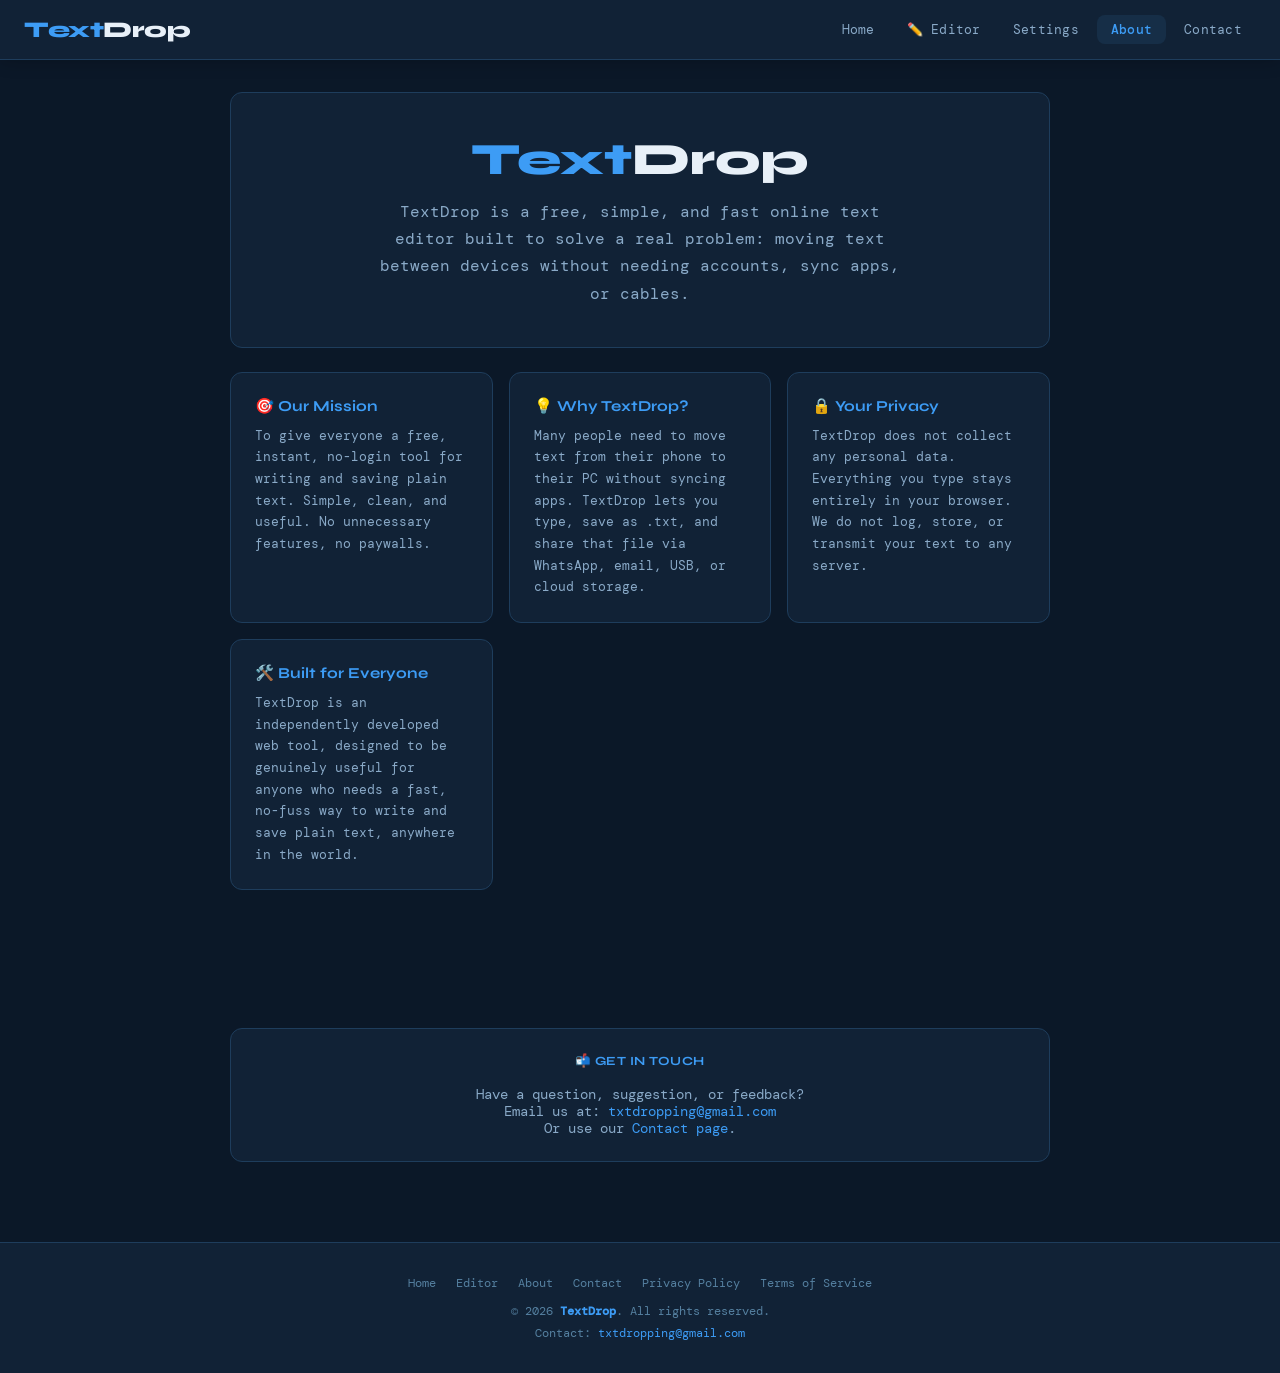
<file: about.html>
<!DOCTYPE html>
<html lang="en">
<head>
    <meta name="google-adsense-account" content="ca-pub-6191842596345904">
  <meta charset="UTF-8" />
  <meta name="mobile-web-app-capable" content="yes" />
  <meta name="apple-mobile-web-app-capable" content="yes" />
  <meta name="viewport" content="width=device-width, initial-scale=1.0, viewport-fit=cover" />
  <title>About – TextDrop</title>
  <meta name="description" content="Learn about TextDrop, a free online text editor built to let anyone type and save text files instantly, with no login required." />
  <link rel="icon" type="image/png" href="icon.png" />
  <link rel="shortcut icon" href="icon.png" />
  <link rel="apple-touch-icon" href="icon.png" />
  <link rel="preconnect" href="https://fonts.googleapis.com" />
  <link rel="preconnect" href="https://fonts.gstatic.com" crossorigin />
  <link href="https://fonts.googleapis.com/css2?family=Syne:wght@400;600;700;800&family=DM+Mono:ital,wght@0,300;0,400;0,500;1,400&display=swap" rel="stylesheet" />
  <link rel="stylesheet" href="css/style.css" />
</head>
<body>

<!-- ── NAVBAR ── -->
<nav>
  <a class="nav-brand" href="index.html">Text<span>Drop</span></a>
  <div class="nav-links">
    <a href="index.html">Home</a>
    <a href="tool.html">✏️ Editor</a>
    <a href="settings.html">Settings</a>
    <a href="about.html">About</a>
    <a href="contact.html">Contact</a>
  </div>
  <button class="hamburger" onclick="toggleMob()" aria-label="Menu">
    <span></span><span></span><span></span>
  </button>
</nav>
<div class="mob-menu" id="mobMenu">
  <a href="index.html"    onclick="closeMob()">🏠 Home</a>
  <a href="tool.html"     onclick="closeMob()">✏️ Editor</a>
  <a href="settings.html" onclick="closeMob()">⚙️ Settings</a>
  <a href="about.html"    onclick="closeMob()">ℹ️ About</a>
  <a href="contact.html"  onclick="closeMob()">📬 Contact</a>
  <a href="privacy.html"  onclick="closeMob()">🔒 Privacy Policy</a>
  <a href="terms.html"    onclick="closeMob()">📄 Terms of Service</a>
</div>

<!-- ── PAGE CONTENT ── -->
<div class="page-wrap">
  <div class="container">

    <div class="about-hero">
      <div class="about-logo">Text<span>Drop</span></div>
      <p>TextDrop is a free, simple, and fast online text editor built to solve a real problem: moving text between devices without needing accounts, sync apps, or cables.</p>
    </div>

    <div class="about-grid">
      <div class="about-card">
        <h3>🎯 Our Mission</h3>
        <p>To give everyone a free, instant, no-login tool for writing and saving plain text. Simple, clean, and useful. No unnecessary features, no paywalls.</p>
      </div>
      <div class="about-card">
        <h3>💡 Why TextDrop?</h3>
        <p>Many people need to move text from their phone to their PC without syncing apps. TextDrop lets you type, save as .txt, and share that file via WhatsApp, email, USB, or cloud storage.</p>
      </div>
      <div class="about-card">
        <h3>🔒 Your Privacy</h3>
        <p>TextDrop does not collect any personal data. Everything you type stays entirely in your browser. We do not log, store, or transmit your text to any server.</p>
      </div>
      <div class="about-card">
        <h3>🛠️ Built for Everyone</h3>
        <p>TextDrop is an independently developed web tool, designed to be genuinely useful for anyone who needs a fast, no-fuss way to write and save plain text, anywhere in the world.</p>
      </div>
    </div>

    <!-- AdSense slot -->
    <div class="ad-slot">
      <!-- INSERT GOOGLE ADSENSE <ins> TAG HERE -->
    </div>

    <div class="settings-section" style="text-align:center;">
      <h3>📬 Get in Touch</h3>
      <p style="font-size:0.85rem;color:var(--text2);margin-top:10px;">
        Have a question, suggestion, or feedback?<br/>
        Email us at: <a href="mailto:txtdropping@gmail.com">txtdropping@gmail.com</a><br/>
        Or use our <a href="contact.html">Contact page</a>.
      </p>
    </div>

  </div>
</div>

<!-- ── FOOTER ── -->
<footer>
  <div class="footer-links">
    <a href="index.html">Home</a>
    <a href="tool.html">Editor</a>
    <a href="about.html">About</a>
    <a href="contact.html">Contact</a>
    <a href="privacy.html">Privacy Policy</a>
    <a href="terms.html">Terms of Service</a>
  </div>
  <p>&copy; <span id="yr"></span> <span class="footer-brand">TextDrop</span>. All rights reserved.</p>
  <p style="margin-top:6px;">Contact: <a href="mailto:txtdropping@gmail.com">txtdropping@gmail.com</a></p>
</footer>

<script src="js/main.js"></script>
</body>
</html>
</file>
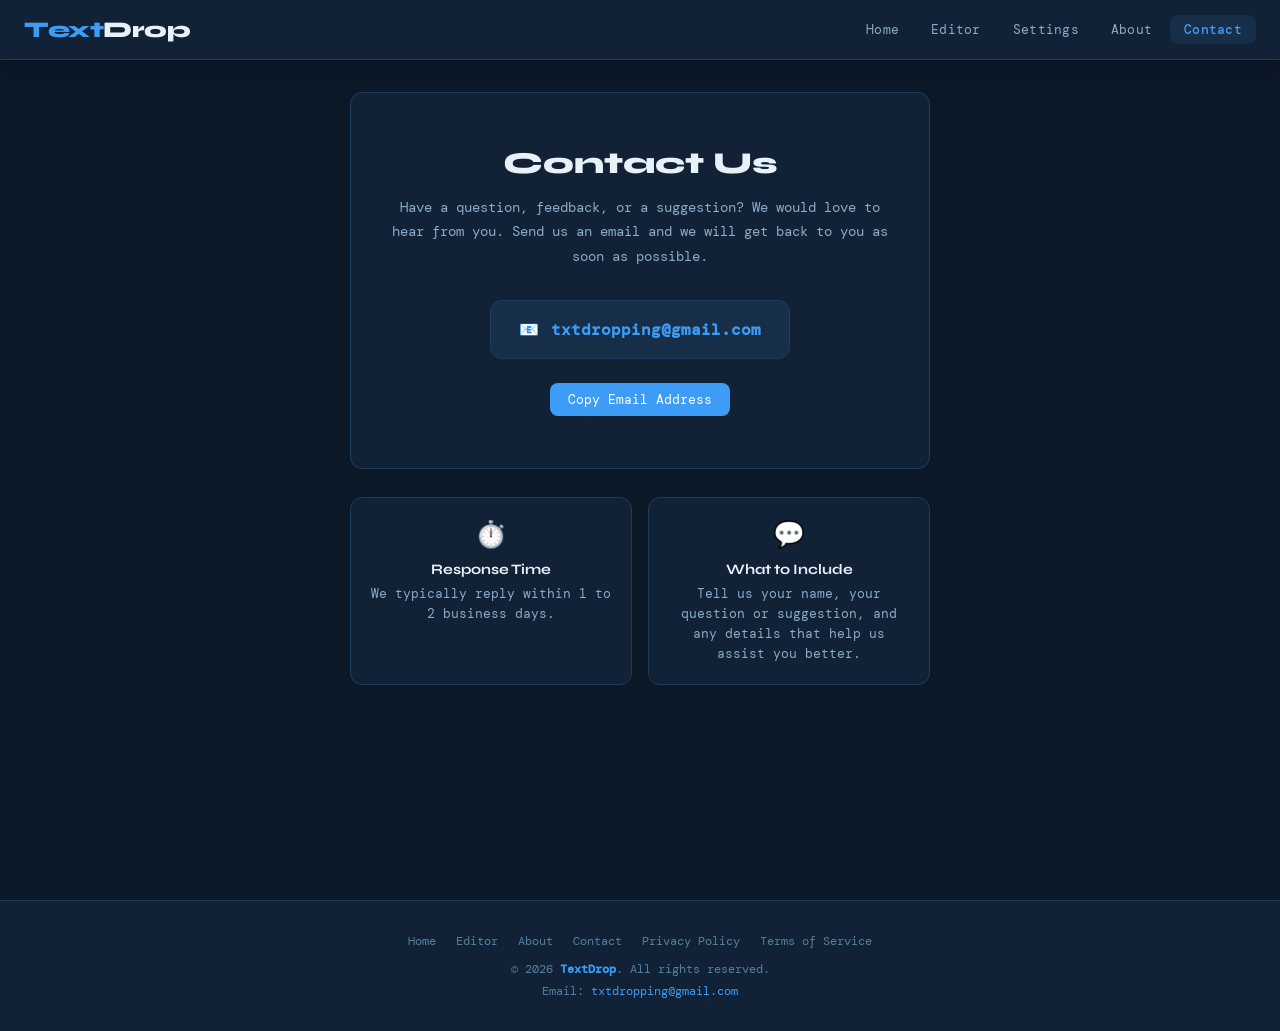
<file: contact.html>
<!DOCTYPE html>
<html lang="en">
<head>
    <meta name="google-adsense-account" content="ca-pub-6191842596345904">
  <meta charset="UTF-8" />
  <meta name="mobile-web-app-capable" content="yes" />
  <meta name="apple-mobile-web-app-capable" content="yes" />
  <meta name="viewport" content="width=device-width, initial-scale=1.0, viewport-fit=cover" />
  <title>Contact – TextDrop</title>
  <meta name="description" content="Contact the TextDrop team. Send us a message with any questions, suggestions, or feedback." />
  <link rel="icon" type="image/png" href="icon.png" />
  <link rel="shortcut icon" href="icon.png" />
  <link rel="apple-touch-icon" href="icon.png" />
  <link rel="preconnect" href="https://fonts.googleapis.com" />
  <link rel="preconnect" href="https://fonts.gstatic.com" crossorigin />
  <link href="https://fonts.googleapis.com/css2?family=Syne:wght@400;600;700;800&family=DM+Mono:ital,wght@0,300;0,400;0,500;1,400&display=swap" rel="stylesheet" />
  <link rel="stylesheet" href="css/style.css" />
  <style>
    .contact-hero {
      background: var(--bg2);
      border: 1px solid var(--border);
      border-radius: var(--radius);
      padding: 52px 40px;
      max-width: 580px;
      margin: 0 auto;
      text-align: center;
    }
    .contact-hero h2 { font-size: 1.9rem; font-weight: 800; margin-bottom: 14px; }
    .contact-hero p { color: var(--text2); font-size: 0.9rem; line-height: 1.7; margin-bottom: 32px; }
    .email-box {
      display: inline-flex; align-items: center; gap: 12px;
      background: var(--bg3); border: 1px solid var(--border);
      border-radius: 12px; padding: 18px 28px;
      font-size: 1rem; color: var(--text); margin-bottom: 16px;
    }
    .email-box a { color: var(--accent); font-weight: 600; font-size: 1rem; }
    .copy-btn {
      background: var(--accent); color: #fff; border: none;
      border-radius: 8px; padding: 8px 18px;
      font-size: 0.82rem; font-family: 'DM Mono', monospace;
      cursor: pointer; transition: all 0.2s; margin-top: 8px;
    }
    .copy-btn:hover { background: var(--accent2); }
    .copy-confirm { display: none; color: var(--success); font-size: 0.82rem; margin-top: 10px; }
    .contact-info-cards {
      display: grid; grid-template-columns: repeat(auto-fit, minmax(220px, 1fr));
      gap: 16px; max-width: 580px; margin: 28px auto 0;
    }
    .info-card {
      background: var(--bg2); border: 1px solid var(--border);
      border-radius: var(--radius); padding: 20px; text-align: center;
    }
    .info-card .icon { font-size: 1.6rem; margin-bottom: 10px; }
    .info-card h4 { font-size: 0.9rem; margin-bottom: 6px; }
    .info-card p { font-size: 0.8rem; color: var(--text2); line-height: 1.55; }
  </style>
</head>
<body>
<nav>
  <a class="nav-brand" href="index.html">Text<span>Drop</span></a>
  <div class="nav-links">
    <a href="index.html">Home</a>
    <a href="tool.html">Editor</a>
    <a href="settings.html">Settings</a>
    <a href="about.html">About</a>
    <a href="contact.html">Contact</a>
  </div>
  <button class="hamburger" onclick="toggleMob()" aria-label="Menu">
    <span></span><span></span><span></span>
  </button>
</nav>
<div class="mob-menu" id="mobMenu">
  <a href="index.html"    onclick="closeMob()">Home</a>
  <a href="tool.html"     onclick="closeMob()">Editor</a>
  <a href="settings.html" onclick="closeMob()">Settings</a>
  <a href="about.html"    onclick="closeMob()">About</a>
  <a href="contact.html"  onclick="closeMob()">Contact</a>
  <a href="privacy.html"  onclick="closeMob()">Privacy Policy</a>
  <a href="terms.html"    onclick="closeMob()">Terms of Service</a>
</div>
<div class="page-wrap">
  <div class="container">
    <div class="contact-hero">
      <h2>Contact Us</h2>
      <p>Have a question, feedback, or a suggestion? We would love to hear from you. Send us an email and we will get back to you as soon as possible.</p>
      <div class="email-box">
        <span>&#x1F4E7;</span>
        <a href="mailto:txtdropping@gmail.com">txtdropping@gmail.com</a>
      </div>
      <br/>
      <button class="copy-btn" onclick="copyEmail()">Copy Email Address</button>
      <p class="copy-confirm" id="copyConfirm">Copied to clipboard!</p>
    </div>
    <div class="contact-info-cards">
      <div class="info-card">
        <div class="icon">&#x23F1;&#xFE0F;</div>
        <h4>Response Time</h4>
        <p>We typically reply within 1 to 2 business days.</p>
      </div>
      <div class="info-card">
        <div class="icon">&#x1F4AC;</div>
        <h4>What to Include</h4>
        <p>Tell us your name, your question or suggestion, and any details that help us assist you better.</p>
      </div>
    </div>
    <div class="ad-slot" style="max-width:580px;margin:28px auto;">
      <!-- INSERT GOOGLE ADSENSE ins TAG HERE -->
    </div>
  </div>
</div>
<footer>
  <div class="footer-links">
    <a href="index.html">Home</a>
    <a href="tool.html">Editor</a>
    <a href="about.html">About</a>
    <a href="contact.html">Contact</a>
    <a href="privacy.html">Privacy Policy</a>
    <a href="terms.html">Terms of Service</a>
  </div>
  <p>&copy; <span id="yr"></span> <span class="footer-brand">TextDrop</span>. All rights reserved.</p>
  <p style="margin-top:6px;">Email: <a href="mailto:txtdropping@gmail.com">txtdropping@gmail.com</a></p>
</footer>
<script src="js/main.js"></script>
<script>
  function copyEmail() {
    navigator.clipboard.writeText('txtdropping@gmail.com').then(function() {
      var c = document.getElementById('copyConfirm');
      c.style.display = 'block';
      setTimeout(function() { c.style.display = 'none'; }, 2500);
    });
  }
</script>
</body>
</html>
</file>
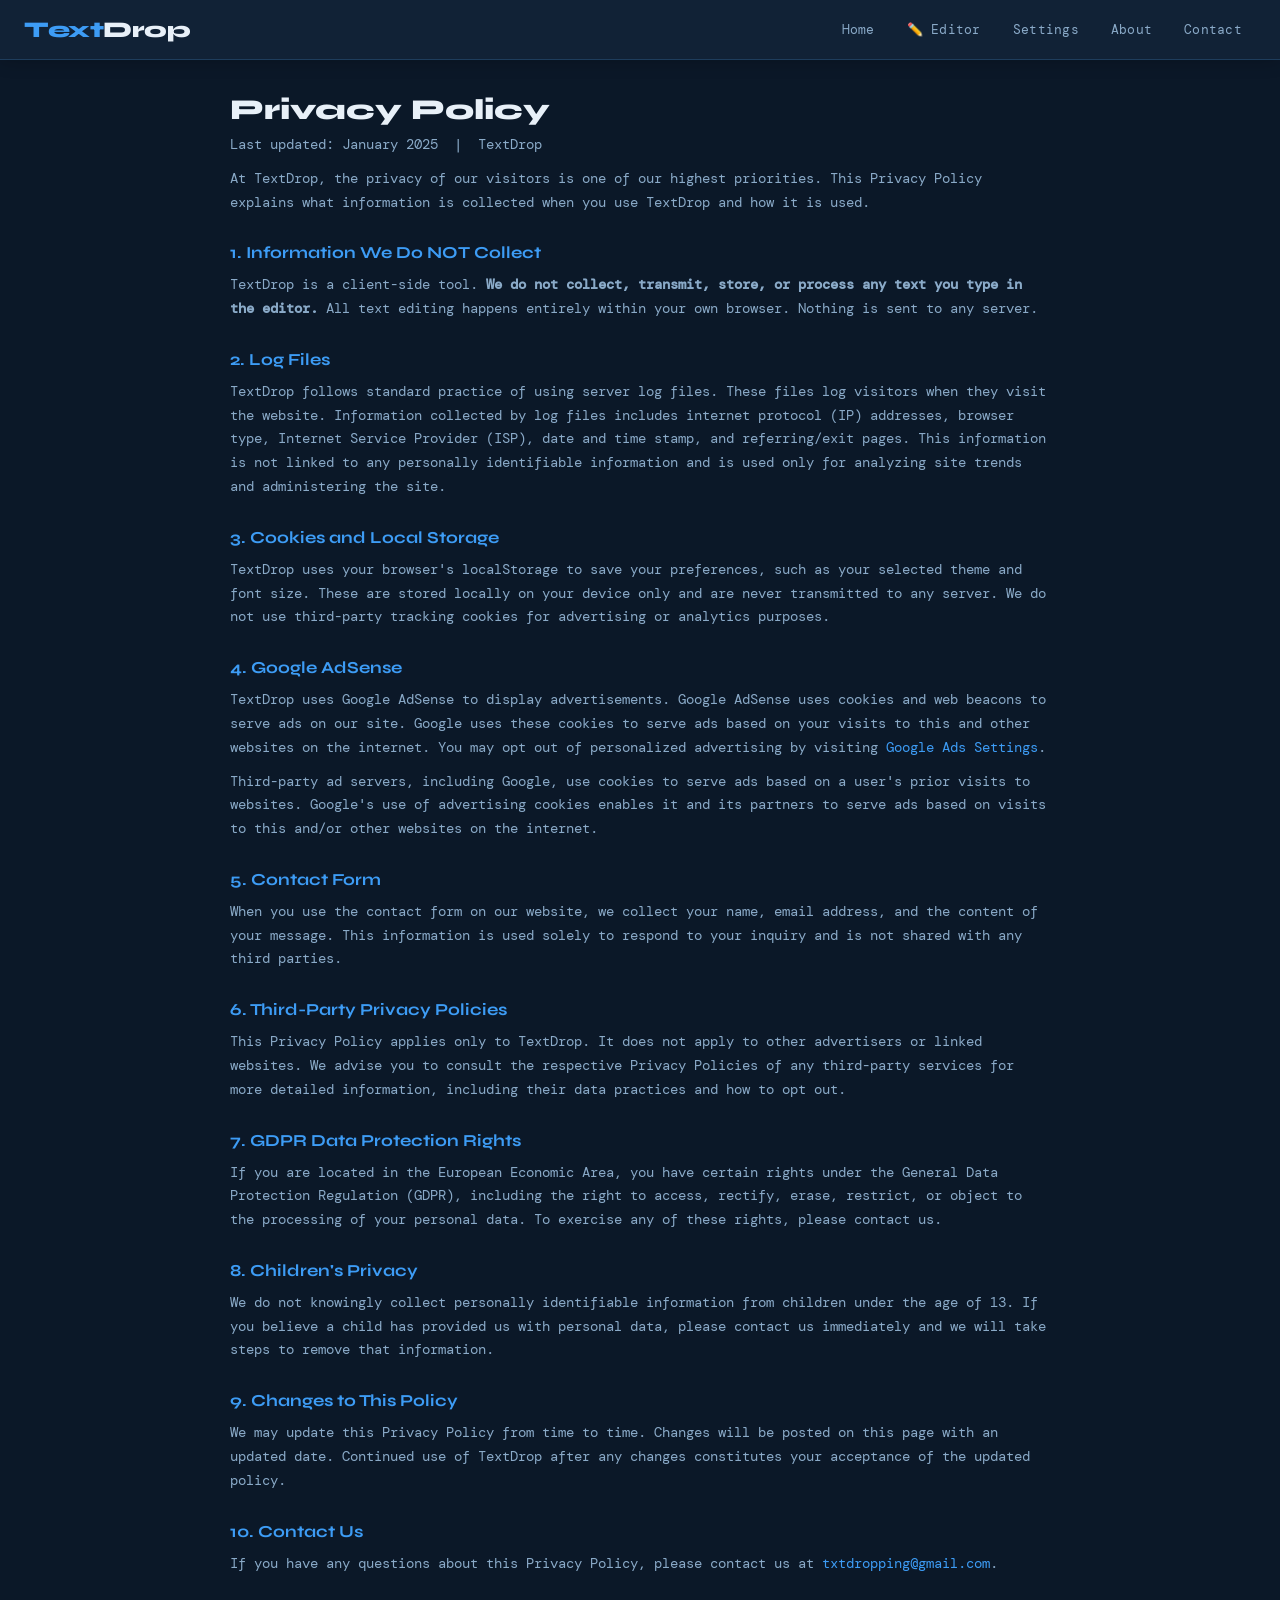
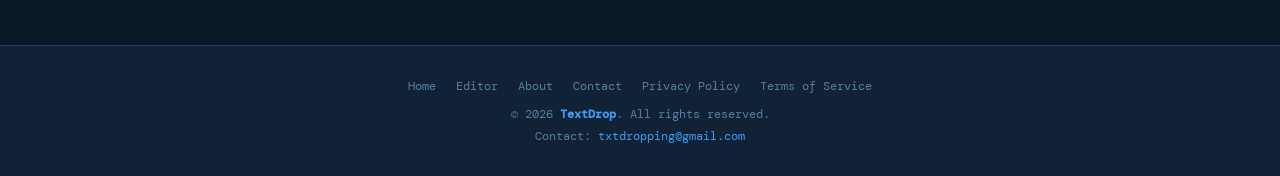
<file: privacy.html>
<!DOCTYPE html>
<html lang="en">
<head>
    <meta name="google-adsense-account" content="ca-pub-6191842596345904">
  <meta charset="UTF-8" />
  <meta name="mobile-web-app-capable" content="yes" />
  <meta name="apple-mobile-web-app-capable" content="yes" />
  <meta name="viewport" content="width=device-width, initial-scale=1.0, viewport-fit=cover" />
  <title>Privacy Policy – TextDrop</title>
  <meta name="description" content="TextDrop Privacy Policy. Learn how we handle your data and privacy." />
  <link rel="icon" type="image/png" href="icon.png" />
  <link rel="shortcut icon" href="icon.png" />
  <link rel="apple-touch-icon" href="icon.png" />
  <link rel="preconnect" href="https://fonts.googleapis.com" />
  <link rel="preconnect" href="https://fonts.gstatic.com" crossorigin />
  <link href="https://fonts.googleapis.com/css2?family=Syne:wght@400;600;700;800&family=DM+Mono:ital,wght@0,300;0,400;0,500;1,400&display=swap" rel="stylesheet" />
  <link rel="stylesheet" href="css/style.css" />
</head>
<body>

<!-- ── NAVBAR ── -->
<nav>
  <a class="nav-brand" href="index.html">Text<span>Drop</span></a>
  <div class="nav-links">
    <a href="index.html">Home</a>
    <a href="tool.html">✏️ Editor</a>
    <a href="settings.html">Settings</a>
    <a href="about.html">About</a>
    <a href="contact.html">Contact</a>
  </div>
  <button class="hamburger" onclick="toggleMob()" aria-label="Menu">
    <span></span><span></span><span></span>
  </button>
</nav>
<div class="mob-menu" id="mobMenu">
  <a href="index.html"    onclick="closeMob()">🏠 Home</a>
  <a href="tool.html"     onclick="closeMob()">✏️ Editor</a>
  <a href="settings.html" onclick="closeMob()">⚙️ Settings</a>
  <a href="about.html"    onclick="closeMob()">ℹ️ About</a>
  <a href="contact.html"  onclick="closeMob()">📬 Contact</a>
  <a href="privacy.html"  onclick="closeMob()">🔒 Privacy Policy</a>
  <a href="terms.html"    onclick="closeMob()">📄 Terms of Service</a>
</div>

<!-- ── PAGE CONTENT ── -->
<div class="page-wrap">
  <div class="container">
    <div class="legal-content">

      <h2>Privacy Policy</h2>
      <p class="legal-updated">Last updated: January 2025 &nbsp;|&nbsp; TextDrop</p>

      <p>At TextDrop, the privacy of our visitors is one of our highest priorities. This Privacy Policy explains what information is collected when you use TextDrop and how it is used.</p>

      <h3>1. Information We Do NOT Collect</h3>
      <p>TextDrop is a client-side tool. <strong>We do not collect, transmit, store, or process any text you type in the editor.</strong> All text editing happens entirely within your own browser. Nothing is sent to any server.</p>

      <h3>2. Log Files</h3>
      <p>TextDrop follows standard practice of using server log files. These files log visitors when they visit the website. Information collected by log files includes internet protocol (IP) addresses, browser type, Internet Service Provider (ISP), date and time stamp, and referring/exit pages. This information is not linked to any personally identifiable information and is used only for analyzing site trends and administering the site.</p>

      <h3>3. Cookies and Local Storage</h3>
      <p>TextDrop uses your browser's localStorage to save your preferences, such as your selected theme and font size. These are stored locally on your device only and are never transmitted to any server. We do not use third-party tracking cookies for advertising or analytics purposes.</p>

      <h3>4. Google AdSense</h3>
      <p>TextDrop uses Google AdSense to display advertisements. Google AdSense uses cookies and web beacons to serve ads on our site. Google uses these cookies to serve ads based on your visits to this and other websites on the internet. You may opt out of personalized advertising by visiting <a href="https://www.google.com/settings/ads" target="_blank" rel="noopener noreferrer">Google Ads Settings</a>.</p>
      <p>Third-party ad servers, including Google, use cookies to serve ads based on a user's prior visits to websites. Google's use of advertising cookies enables it and its partners to serve ads based on visits to this and/or other websites on the internet.</p>

      <h3>5. Contact Form</h3>
      <p>When you use the contact form on our website, we collect your name, email address, and the content of your message. This information is used solely to respond to your inquiry and is not shared with any third parties.</p>

      <h3>6. Third-Party Privacy Policies</h3>
      <p>This Privacy Policy applies only to TextDrop. It does not apply to other advertisers or linked websites. We advise you to consult the respective Privacy Policies of any third-party services for more detailed information, including their data practices and how to opt out.</p>

      <h3>7. GDPR Data Protection Rights</h3>
      <p>If you are located in the European Economic Area, you have certain rights under the General Data Protection Regulation (GDPR), including the right to access, rectify, erase, restrict, or object to the processing of your personal data. To exercise any of these rights, please contact us.</p>

      <h3>8. Children's Privacy</h3>
      <p>We do not knowingly collect personally identifiable information from children under the age of 13. If you believe a child has provided us with personal data, please contact us immediately and we will take steps to remove that information.</p>

      <h3>9. Changes to This Policy</h3>
      <p>We may update this Privacy Policy from time to time. Changes will be posted on this page with an updated date. Continued use of TextDrop after any changes constitutes your acceptance of the updated policy.</p>

      <h3>10. Contact Us</h3>
      <p>If you have any questions about this Privacy Policy, please contact us at <a href="mailto:txtdropping@gmail.com">txtdropping@gmail.com</a>.</p>

    </div>
  </div>
</div>

<!-- ── FOOTER ── -->
<footer>
  <div class="footer-links">
    <a href="index.html">Home</a>
    <a href="tool.html">Editor</a>
    <a href="about.html">About</a>
    <a href="contact.html">Contact</a>
    <a href="privacy.html">Privacy Policy</a>
    <a href="terms.html">Terms of Service</a>
  </div>
  <p>&copy; <span id="yr"></span> <span class="footer-brand">TextDrop</span>. All rights reserved.</p>
  <p style="margin-top:6px;">Contact: <a href="mailto:txtdropping@gmail.com">txtdropping@gmail.com</a></p>
</footer>

<script src="js/main.js"></script>
</body>
</html>
</file>
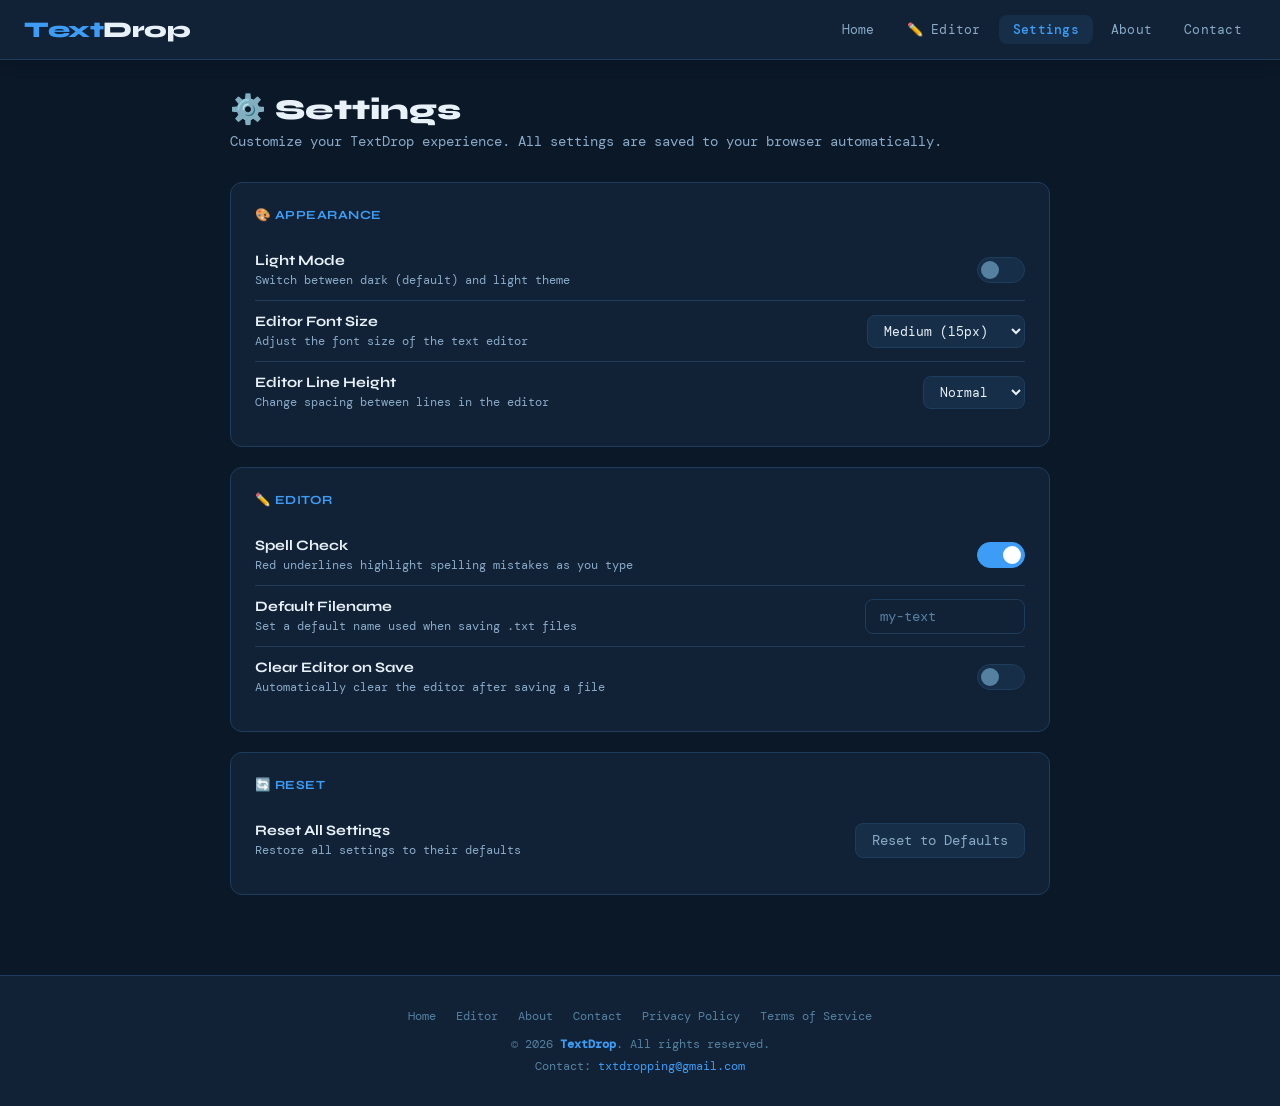
<file: settings.html>
<!DOCTYPE html>
<html lang="en">
<head>
    <meta name="google-adsense-account" content="ca-pub-6191842596345904">
  <meta charset="UTF-8" />
  <meta name="mobile-web-app-capable" content="yes" />
  <meta name="apple-mobile-web-app-capable" content="yes" />
  <meta name="viewport" content="width=device-width, initial-scale=1.0, viewport-fit=cover" />
  <title>Settings – TextDrop</title>
  <meta name="description" content="Customize your TextDrop experience. Change theme, font size, spellcheck and more." />
  <link rel="icon" type="image/png" href="icon.png" />
  <link rel="shortcut icon" href="icon.png" />
  <link rel="apple-touch-icon" href="icon.png" />
  <link rel="preconnect" href="https://fonts.googleapis.com" />
  <link rel="preconnect" href="https://fonts.gstatic.com" crossorigin />
  <link href="https://fonts.googleapis.com/css2?family=Syne:wght@400;600;700;800&family=DM+Mono:ital,wght@0,300;0,400;0,500;1,400&display=swap" rel="stylesheet" />
  <link rel="stylesheet" href="css/style.css" />
</head>
<body>

<!-- ── NAVBAR ── -->
<nav>
  <a class="nav-brand" href="index.html">Text<span>Drop</span></a>
  <div class="nav-links">
    <a href="index.html">Home</a>
    <a href="tool.html">✏️ Editor</a>
    <a href="settings.html">Settings</a>
    <a href="about.html">About</a>
    <a href="contact.html">Contact</a>
  </div>
  <button class="hamburger" onclick="toggleMob()" aria-label="Menu">
    <span></span><span></span><span></span>
  </button>
</nav>
<div class="mob-menu" id="mobMenu">
  <a href="index.html"    onclick="closeMob()">🏠 Home</a>
  <a href="tool.html"     onclick="closeMob()">✏️ Editor</a>
  <a href="settings.html" onclick="closeMob()">⚙️ Settings</a>
  <a href="about.html"    onclick="closeMob()">ℹ️ About</a>
  <a href="contact.html"  onclick="closeMob()">📬 Contact</a>
  <a href="privacy.html"  onclick="closeMob()">🔒 Privacy Policy</a>
  <a href="terms.html"    onclick="closeMob()">📄 Terms of Service</a>
</div>

<!-- ── PAGE CONTENT ── -->
<div class="page-wrap">
  <div class="container">

    <div class="page-title">
      <h2>⚙️ Settings</h2>
      <p>Customize your TextDrop experience. All settings are saved to your browser automatically.</p>
    </div>

    <!-- Appearance -->
    <div class="settings-section">
      <h3>🎨 Appearance</h3>

      <div class="setting-row">
        <div class="setting-info">
          <h4>Light Mode</h4>
          <p>Switch between dark (default) and light theme</p>
        </div>
        <label class="toggle">
          <input type="checkbox" id="themeToggle" onchange="toggleTheme()" />
          <span class="toggle-slider"></span>
        </label>
      </div>

      <div class="setting-row">
        <div class="setting-info">
          <h4>Editor Font Size</h4>
          <p>Adjust the font size of the text editor</p>
        </div>
        <select class="setting-select" id="fontSizeSelect" onchange="changeFontSize()">
          <option value="13">Small (13px)</option>
          <option value="15" selected>Medium (15px)</option>
          <option value="17">Large (17px)</option>
          <option value="20">X-Large (20px)</option>
        </select>
      </div>

      <div class="setting-row">
        <div class="setting-info">
          <h4>Editor Line Height</h4>
          <p>Change spacing between lines in the editor</p>
        </div>
        <select class="setting-select" id="lineHeightSelect" onchange="changeLineHeight()">
          <option value="1.4">Compact</option>
          <option value="1.7" selected>Normal</option>
          <option value="2.0">Relaxed</option>
        </select>
      </div>
    </div>

    <!-- Editor -->
    <div class="settings-section">
      <h3>✏️ Editor</h3>

      <div class="setting-row">
        <div class="setting-info">
          <h4>Spell Check</h4>
          <p>Red underlines highlight spelling mistakes as you type</p>
        </div>
        <label class="toggle">
          <input type="checkbox" id="spellToggle" checked onchange="toggleSpell()" />
          <span class="toggle-slider"></span>
        </label>
      </div>

      <div class="setting-row">
        <div class="setting-info">
          <h4>Default Filename</h4>
          <p>Set a default name used when saving .txt files</p>
        </div>
        <input
          class="filename-input"
          id="defaultFilename"
          type="text"
          placeholder="my-text"
          maxlength="60"
          oninput="saveDefaultFilename()"
          style="width:160px;"
        />
      </div>

      <div class="setting-row">
        <div class="setting-info">
          <h4>Clear Editor on Save</h4>
          <p>Automatically clear the editor after saving a file</p>
        </div>
        <label class="toggle">
          <input type="checkbox" id="clearOnSave" onchange="saveSetting('clearOnSave', this.checked)" />
          <span class="toggle-slider"></span>
        </label>
      </div>
    </div>

    <!-- Reset -->
    <div class="settings-section">
      <h3>🔄 Reset</h3>
      <div class="setting-row">
        <div class="setting-info">
          <h4>Reset All Settings</h4>
          <p>Restore all settings to their defaults</p>
        </div>
        <button class="btn-secondary" onclick="resetSettings()">Reset to Defaults</button>
      </div>
    </div>

  </div>
</div>

<!-- ── FOOTER ── -->
<footer>
  <div class="footer-links">
    <a href="index.html">Home</a>
    <a href="tool.html">Editor</a>
    <a href="about.html">About</a>
    <a href="contact.html">Contact</a>
    <a href="privacy.html">Privacy Policy</a>
    <a href="terms.html">Terms of Service</a>
  </div>
  <p>&copy; <span id="yr"></span> <span class="footer-brand">TextDrop</span>. All rights reserved.</p>
  <p style="margin-top:6px;">Contact: <a href="mailto:txtdropping@gmail.com">txtdropping@gmail.com</a></p>
</footer>

<script src="js/main.js"></script>
<script src="js/settings.js"></script>
</body>
</html>
</file>
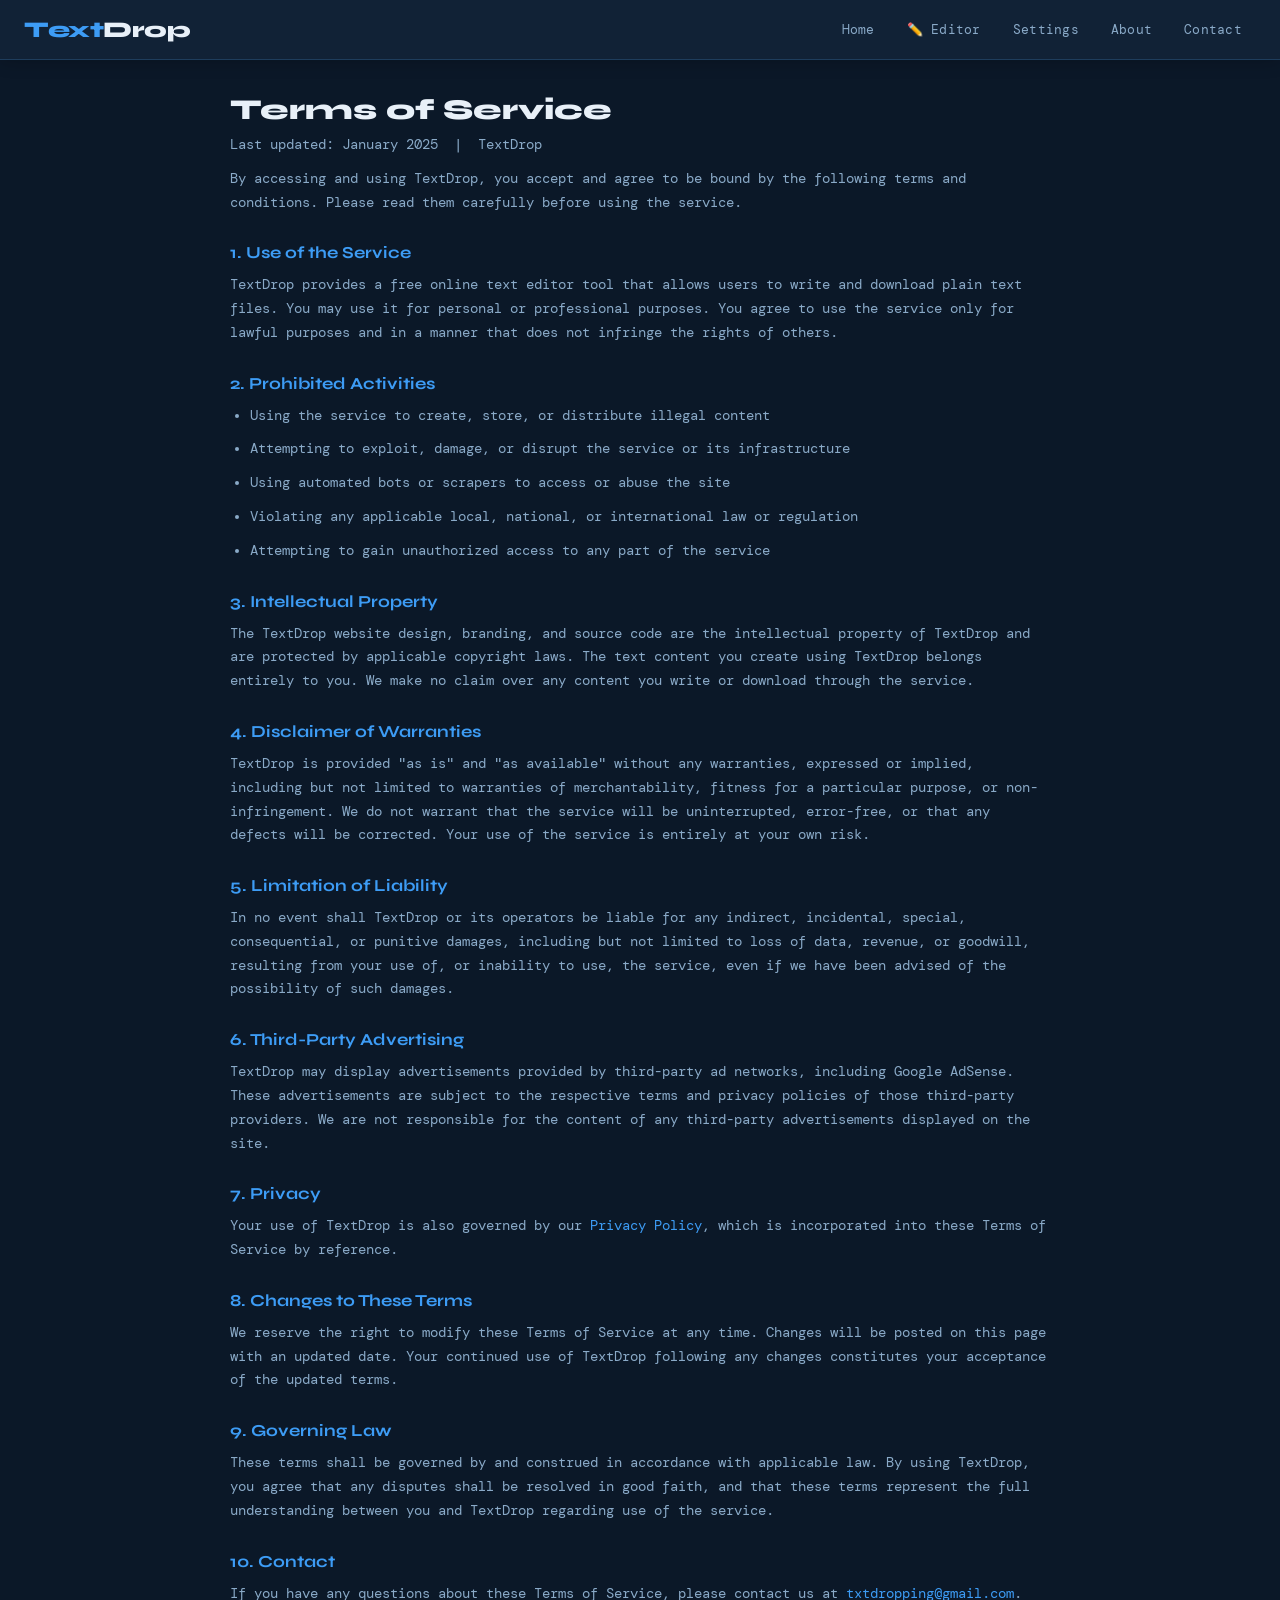
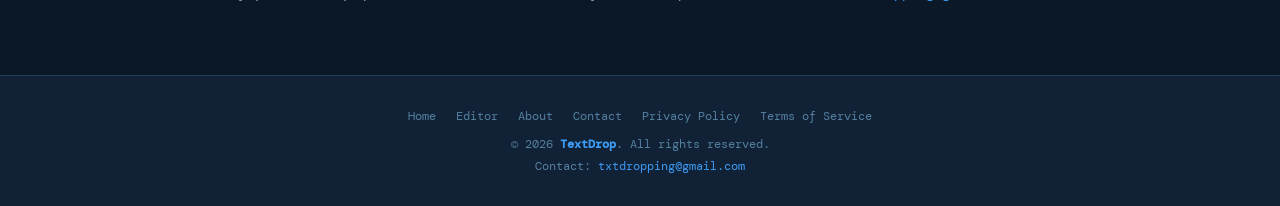
<file: terms.html>
<!DOCTYPE html>
<html lang="en">
<head>
    <meta name="google-adsense-account" content="ca-pub-6191842596345904">
  <meta charset="UTF-8" />
  <meta name="mobile-web-app-capable" content="yes" />
  <meta name="apple-mobile-web-app-capable" content="yes" />
  <meta name="viewport" content="width=device-width, initial-scale=1.0, viewport-fit=cover" />
  <title>Terms of Service – TextDrop</title>
  <meta name="description" content="TextDrop Terms of Service. Read the terms and conditions for using TextDrop." />
  <link rel="icon" type="image/png" href="icon.png" />
  <link rel="shortcut icon" href="icon.png" />
  <link rel="apple-touch-icon" href="icon.png" />
  <link rel="preconnect" href="https://fonts.googleapis.com" />
  <link rel="preconnect" href="https://fonts.gstatic.com" crossorigin />
  <link href="https://fonts.googleapis.com/css2?family=Syne:wght@400;600;700;800&family=DM+Mono:ital,wght@0,300;0,400;0,500;1,400&display=swap" rel="stylesheet" />
  <link rel="stylesheet" href="css/style.css" />
</head>
<body>

<!-- ── NAVBAR ── -->
<nav>
  <a class="nav-brand" href="index.html">Text<span>Drop</span></a>
  <div class="nav-links">
    <a href="index.html">Home</a>
    <a href="tool.html">✏️ Editor</a>
    <a href="settings.html">Settings</a>
    <a href="about.html">About</a>
    <a href="contact.html">Contact</a>
  </div>
  <button class="hamburger" onclick="toggleMob()" aria-label="Menu">
    <span></span><span></span><span></span>
  </button>
</nav>
<div class="mob-menu" id="mobMenu">
  <a href="index.html"    onclick="closeMob()">🏠 Home</a>
  <a href="tool.html"     onclick="closeMob()">✏️ Editor</a>
  <a href="settings.html" onclick="closeMob()">⚙️ Settings</a>
  <a href="about.html"    onclick="closeMob()">ℹ️ About</a>
  <a href="contact.html"  onclick="closeMob()">📬 Contact</a>
  <a href="privacy.html"  onclick="closeMob()">🔒 Privacy Policy</a>
  <a href="terms.html"    onclick="closeMob()">📄 Terms of Service</a>
</div>

<!-- ── PAGE CONTENT ── -->
<div class="page-wrap">
  <div class="container">
    <div class="legal-content">

      <h2>Terms of Service</h2>
      <p class="legal-updated">Last updated: January 2025 &nbsp;|&nbsp; TextDrop</p>

      <p>By accessing and using TextDrop, you accept and agree to be bound by the following terms and conditions. Please read them carefully before using the service.</p>

      <h3>1. Use of the Service</h3>
      <p>TextDrop provides a free online text editor tool that allows users to write and download plain text files. You may use it for personal or professional purposes. You agree to use the service only for lawful purposes and in a manner that does not infringe the rights of others.</p>

      <h3>2. Prohibited Activities</h3>
      <ul>
        <li>Using the service to create, store, or distribute illegal content</li>
        <li>Attempting to exploit, damage, or disrupt the service or its infrastructure</li>
        <li>Using automated bots or scrapers to access or abuse the site</li>
        <li>Violating any applicable local, national, or international law or regulation</li>
        <li>Attempting to gain unauthorized access to any part of the service</li>
      </ul>

      <h3>3. Intellectual Property</h3>
      <p>The TextDrop website design, branding, and source code are the intellectual property of TextDrop and are protected by applicable copyright laws. The text content you create using TextDrop belongs entirely to you. We make no claim over any content you write or download through the service.</p>

      <h3>4. Disclaimer of Warranties</h3>
      <p>TextDrop is provided "as is" and "as available" without any warranties, expressed or implied, including but not limited to warranties of merchantability, fitness for a particular purpose, or non-infringement. We do not warrant that the service will be uninterrupted, error-free, or that any defects will be corrected. Your use of the service is entirely at your own risk.</p>

      <h3>5. Limitation of Liability</h3>
      <p>In no event shall TextDrop or its operators be liable for any indirect, incidental, special, consequential, or punitive damages, including but not limited to loss of data, revenue, or goodwill, resulting from your use of, or inability to use, the service, even if we have been advised of the possibility of such damages.</p>

      <h3>6. Third-Party Advertising</h3>
      <p>TextDrop may display advertisements provided by third-party ad networks, including Google AdSense. These advertisements are subject to the respective terms and privacy policies of those third-party providers. We are not responsible for the content of any third-party advertisements displayed on the site.</p>

      <h3>7. Privacy</h3>
      <p>Your use of TextDrop is also governed by our <a href="privacy.html">Privacy Policy</a>, which is incorporated into these Terms of Service by reference.</p>

      <h3>8. Changes to These Terms</h3>
      <p>We reserve the right to modify these Terms of Service at any time. Changes will be posted on this page with an updated date. Your continued use of TextDrop following any changes constitutes your acceptance of the updated terms.</p>

      <h3>9. Governing Law</h3>
      <p>These terms shall be governed by and construed in accordance with applicable law. By using TextDrop, you agree that any disputes shall be resolved in good faith, and that these terms represent the full understanding between you and TextDrop regarding use of the service.</p>

      <h3>10. Contact</h3>
      <p>If you have any questions about these Terms of Service, please contact us at <a href="mailto:txtdropping@gmail.com">txtdropping@gmail.com</a>.</p>

    </div>
  </div>
</div>

<!-- ── FOOTER ── -->
<footer>
  <div class="footer-links">
    <a href="index.html">Home</a>
    <a href="tool.html">Editor</a>
    <a href="about.html">About</a>
    <a href="contact.html">Contact</a>
    <a href="privacy.html">Privacy Policy</a>
    <a href="terms.html">Terms of Service</a>
  </div>
  <p>&copy; <span id="yr"></span> <span class="footer-brand">TextDrop</span>. All rights reserved.</p>
  <p style="margin-top:6px;">Contact: <a href="mailto:txtdropping@gmail.com">txtdropping@gmail.com</a></p>
</footer>

<script src="js/main.js"></script>
</body>
</html>
</file>
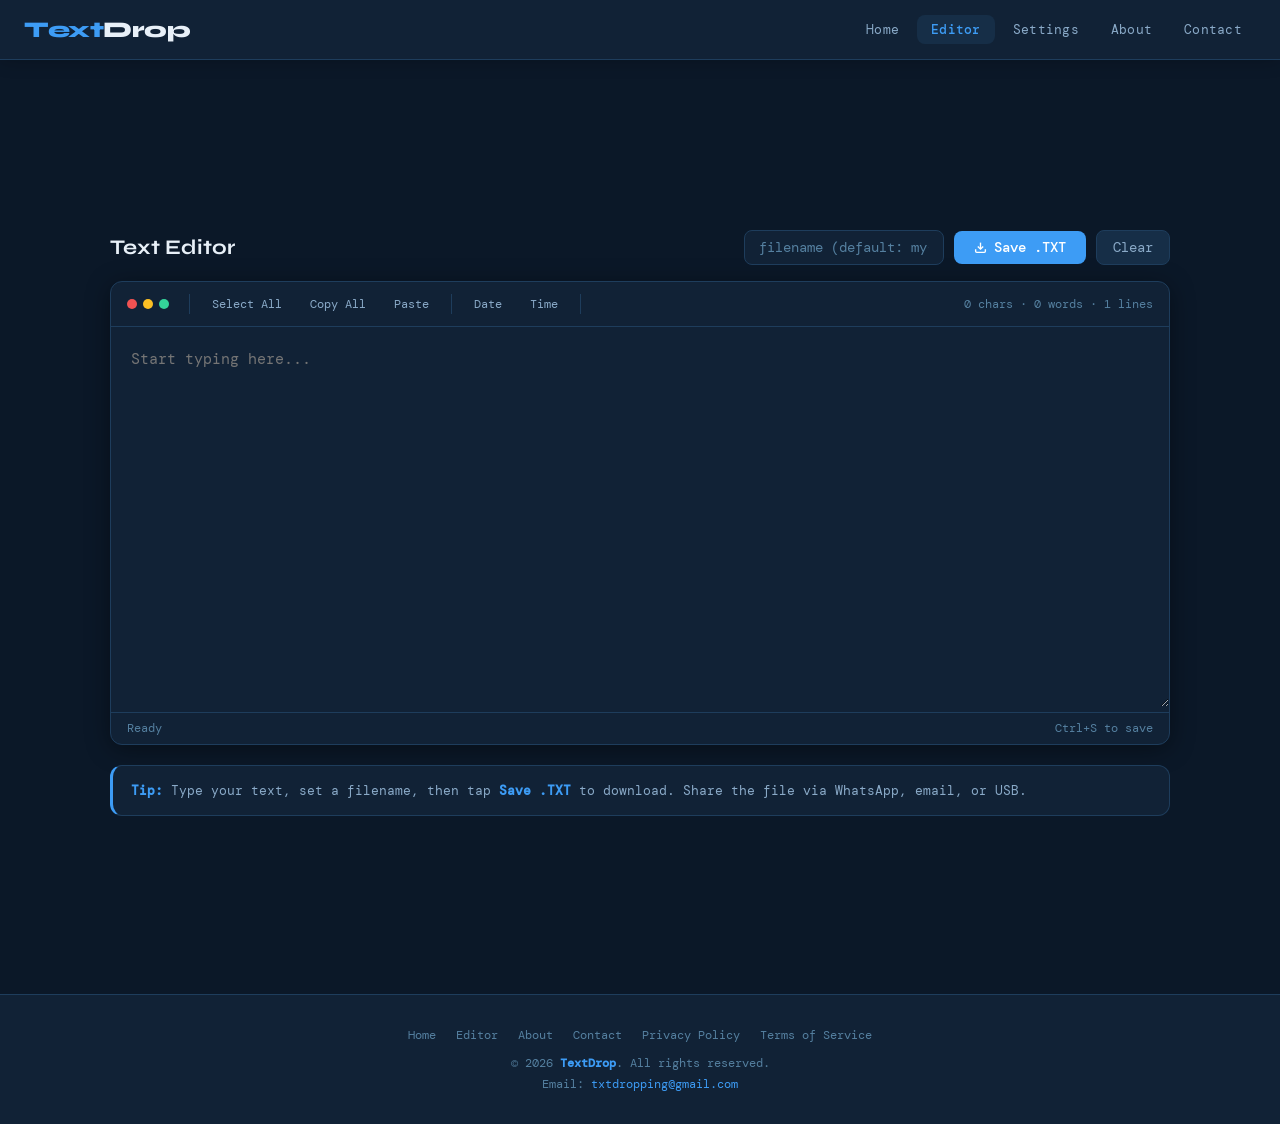
<file: tool.html>
<!DOCTYPE html>
<html lang="en">
<head>
    <meta name="google-adsense-account" content="ca-pub-6191842596345904">
  <meta charset="UTF-8" />
  <meta name="viewport" content="width=device-width, initial-scale=1.0, viewport-fit=cover" />
  <meta name="mobile-web-app-capable" content="yes" />
  <meta name="apple-mobile-web-app-capable" content="yes" />
  <meta name="apple-mobile-web-app-status-bar-style" content="black-translucent" />
  <title>Text Editor – TextDrop</title>
  <meta name="description" content="Free online text editor. Type and save as a .txt file instantly. No login required." />
  <link rel="icon" type="image/png" href="icon.png" />
  <link rel="shortcut icon" href="icon.png" />
  <link rel="apple-touch-icon" href="icon.png" />
  <link rel="preconnect" href="https://fonts.googleapis.com" />
  <link rel="preconnect" href="https://fonts.gstatic.com" crossorigin />
  <link href="https://fonts.googleapis.com/css2?family=Syne:wght@400;600;700;800&family=DM+Mono:ital,wght@0,300;0,400;0,500;1,400&display=swap" rel="stylesheet" />
  <link rel="stylesheet" href="css/style.css" />
  <!--
    GOOGLE ADSENSE: After approval, paste your AdSense script tag here.
  -->
  <style>
    /* Editor page extra: full-height editor feel */
    .editor-page-wrap {
      padding-top: var(--nav-h);
      min-height: 100dvh;
      display: flex;
      flex-direction: column;
    }
    .editor-main {
      flex: 1;
      display: flex;
      flex-direction: column;
      padding: 16px 16px 0;
      max-width: 1100px;
      width: 100%;
      margin: 0 auto;
    }
    .editor-wrap {
      flex: 1;
      display: flex;
      flex-direction: column;
    }
    #editor {
      flex: 1;
      min-height: 320px;
      resize: none; /* disable resize on mobile, use flex instead */
    }
    .editor-footer-area {
      padding: 0 16px 16px;
      max-width: 1100px;
      width: 100%;
      margin: 0 auto;
    }

    /* Desktop: allow resize */
    @media (min-width: 481px) {
      #editor { resize: vertical; min-height: 380px; }
      .editor-page-wrap { display: block; }
      .editor-main { display: block; padding: 32px 20px 0; }
      .editor-wrap { display: block; }
      .editor-footer-area { padding: 0 20px 40px; }
    }

    /* Mobile: ad slot hidden above editor to save space */
    @media (max-width: 480px) {
      .editor-top-ad { display: none; }
    }
  </style>
</head>
<body>

<!-- NAVBAR -->
<nav>
  <a class="nav-brand" href="index.html">Text<span>Drop</span></a>
  <div class="nav-links">
    <a href="index.html">Home</a>
    <a href="tool.html">Editor</a>
    <a href="settings.html">Settings</a>
    <a href="about.html">About</a>
    <a href="contact.html">Contact</a>
  </div>
  <button class="hamburger" onclick="toggleMob()" aria-label="Open menu">
    <span></span><span></span><span></span>
  </button>
</nav>
<div class="mob-menu" id="mobMenu">
  <a href="index.html"    onclick="closeMob()">Home</a>
  <a href="tool.html"     onclick="closeMob()">Editor</a>
  <a href="settings.html" onclick="closeMob()">Settings</a>
  <a href="about.html"    onclick="closeMob()">About</a>
  <a href="contact.html"  onclick="closeMob()">Contact</a>
  <a href="privacy.html"  onclick="closeMob()">Privacy Policy</a>
  <a href="terms.html"    onclick="closeMob()">Terms of Service</a>
</div>

<!-- PAGE: full height flex layout on mobile -->
<div class="editor-page-wrap">

  <div class="editor-main">

    <!-- Ad slot (hidden on mobile to save screen space) -->
    <div class="ad-slot editor-top-ad">
      <!-- INSERT GOOGLE ADSENSE ins TAG HERE -->
    </div>

    <!-- Header: title + filename + save + clear -->
    <div class="tool-header">
      <h2>Text Editor</h2>
      <div class="tool-controls">
        <input
          class="filename-input"
          id="filenameInput"
          type="text"
          placeholder="filename (default: my-text)"
          maxlength="80"
          aria-label="File name"
          autocomplete="off"
          autocorrect="off"
          autocapitalize="off"
          spellcheck="false"
        />
        <button class="btn-save" onclick="saveTxt()">
          <svg width="13" height="13" viewBox="0 0 24 24" fill="none" stroke="currentColor" stroke-width="2.5">
            <path d="M21 15v4a2 2 0 01-2 2H5a2 2 0 01-2-2v-4"/>
            <polyline points="7 10 12 15 17 10"/>
            <line x1="12" y1="15" x2="12" y2="3"/>
          </svg>
          Save .TXT
        </button>
        <button class="btn-secondary" onclick="clearEditor()">Clear</button>
      </div>
    </div>

    <!-- Editor box -->
    <div class="editor-wrap">

      <!-- Toolbar: scrollable on mobile -->
      <div class="editor-toolbar">
        <div class="toolbar-dots">
          <div class="dot dot-r"></div>
          <div class="dot dot-y"></div>
          <div class="dot dot-g"></div>
        </div>
        <div class="toolbar-sep"></div>
        <button class="tb-btn" onclick="selectAll()">Select All</button>
        <button class="tb-btn" onclick="copyAll()">Copy All</button>
        <button class="tb-btn" onclick="pasteText()">Paste</button>
        <div class="toolbar-sep"></div>
        <button class="tb-btn" onclick="insertDate()">Date</button>
        <button class="tb-btn" onclick="insertTime()">Time</button>
        <div class="toolbar-sep"></div>
        <span class="tb-label" id="charCount">0 chars</span>
      </div>

      <!-- The textarea -->
      <textarea
        id="editor"
        placeholder="Start typing here..."
        oninput="updateCount()"
        spellcheck="true"
        aria-label="Text editor"
        autocorrect="off"
        autocapitalize="off"
      ></textarea>

      <div class="editor-footer">
        <span id="editorStatus">Ready</span>
        <span class="hide-mobile">Ctrl+S to save</span>
      </div>

    </div>
    <!-- end editor-wrap -->

  </div>
  <!-- end editor-main -->

  <!-- Tip and bottom ad sit outside flex so they don't stretch -->
  <div class="editor-footer-area">
    <div class="tip-box">
      <strong>Tip:</strong> Type your text, set a filename, then tap <strong>Save .TXT</strong> to download. Share the file via WhatsApp, email, or USB.
    </div>

    <div class="ad-slot">
      <!-- INSERT GOOGLE ADSENSE ins TAG HERE -->
    </div>
  </div>

</div>
<!-- end editor-page-wrap -->

<!-- FOOTER -->
<footer>
  <div class="footer-links">
    <a href="index.html">Home</a>
    <a href="tool.html">Editor</a>
    <a href="about.html">About</a>
    <a href="contact.html">Contact</a>
    <a href="privacy.html">Privacy Policy</a>
    <a href="terms.html">Terms of Service</a>
  </div>
  <p>&copy; <span id="yr"></span> <span class="footer-brand">TextDrop</span>. All rights reserved.</p>
  <p style="margin-top:5px;">Email: <a href="mailto:txtdropping@gmail.com">txtdropping@gmail.com</a></p>
</footer>

<div class="save-toast" id="saveToast">File saved!</div>

<script src="js/main.js"></script>
<script src="js/tool.js"></script>
<script>
  // On mobile, show only char count (shorter)
  (function() {
    var isMobile = window.innerWidth <= 480;
    if (isMobile) {
      window._mobileCount = true;
    }
  })();
</script>
</body>
</html>
</file>
<file: css/style.css>
/* ==============================================
   TextDrop — Main Stylesheet
   © 2025 TextDrop. All rights reserved.
   ============================================== */

/* ── Google Fonts loaded in each HTML head ── */

/* ── CSS Variables ── */
:root {
  --bg:      #0b1828;
  --bg2:     #112236;
  --bg3:     #162e47;
  --border:  #1e3d5c;
  --accent:  #3d9cf5;
  --accent2: #5bb3ff;
  --text:    #e8f0f8;
  --text2:   #8aaac8;
  --text3:   #5580a0;
  --white:   #ffffff;
  --danger:  #f05252;
  --success: #34d399;
  --shadow:  0 4px 24px rgba(0,0,0,0.4);
  --radius:  12px;
  --nav-h:   60px;
}
body.light {
  --bg:      #f0f5fb;
  --bg2:     #ffffff;
  --bg3:     #e2ecf7;
  --border:  #c5d8ee;
  --accent:  #1a70d6;
  --accent2: #0a5ab8;
  --text:    #0d1b2a;
  --text2:   #3a5a80;
  --text3:   #7090b0;
  --shadow:  0 4px 24px rgba(0,0,0,0.12);
}

/* ── Reset & Base ── */
*, *::before, *::after { box-sizing: border-box; margin: 0; padding: 0; }
html { scroll-behavior: smooth; }
body {
  font-family: 'DM Mono', monospace;
  background: var(--bg);
  color: var(--text);
  min-height: 100vh;
  transition: background 0.3s, color 0.3s;
  overflow-x: hidden;
}
a { color: var(--accent); text-decoration: none; }
a:hover { text-decoration: underline; }
h1,h2,h3,h4 { font-family: 'Syne', sans-serif; }
button { cursor: pointer; font-family: 'DM Mono', monospace; }
/* ── Utility ── */
.hide-mobile { display: inline; }

/* ── Navbar ── */
nav {
  position: fixed; top: 0; left: 0; right: 0;
  height: var(--nav-h);
  background: var(--bg2);
  border-bottom: 1px solid var(--border);
  display: flex; align-items: center;
  padding: 0 24px;
  z-index: 1000;
  backdrop-filter: blur(12px);
  box-shadow: 0 2px 16px rgba(0,0,0,0.2);
}
.nav-brand {
  font-family: 'Syne', sans-serif;
  font-size: 1.4rem;
  font-weight: 800;
  color: var(--accent);
  letter-spacing: -0.5px;
  margin-right: auto;
  text-decoration: none;
}
.nav-brand span { color: var(--text); }
.nav-links { display: flex; gap: 4px; align-items: center; }
.nav-links a {
  color: var(--text2);
  font-size: 0.82rem;
  padding: 6px 14px;
  border-radius: 8px;
  transition: all 0.2s;
  font-family: 'DM Mono', monospace;
  letter-spacing: 0.02em;
  text-decoration: none;
}
.nav-links a:hover, .nav-links a.active {
  background: var(--bg3);
  color: var(--accent);
  text-decoration: none;
}
.nav-links a.active { font-weight: 500; }

/* ── Hamburger ── */
.hamburger {
  display: none;
  flex-direction: column; gap: 5px;
  background: none; border: none;
  padding: 8px; cursor: pointer;
}
.hamburger span {
  display: block; width: 22px; height: 2px;
  background: var(--text2); border-radius: 2px;
  transition: all 0.3s;
}
.mob-menu {
  display: none;
  position: fixed; top: var(--nav-h); left: 0; right: 0;
  background: var(--bg2);
  border-bottom: 1px solid var(--border);
  flex-direction: column;
  padding: 12px;
  z-index: 999;
  gap: 4px;
}
.mob-menu.open { display: flex; }
.mob-menu a {
  color: var(--text2); font-size: 0.9rem;
  padding: 12px 16px;
  border-radius: 8px;
  text-decoration: none;
  transition: all 0.2s;
  font-family: 'DM Mono', monospace;
}
.mob-menu a:hover, .mob-menu a.active {
  background: var(--bg3); color: var(--accent);
}

/* ── Page Wrapper ── */
.page-wrap {
  padding-top: calc(var(--nav-h) + 32px);
  min-height: 100vh;
}
.container {
  max-width: 860px;
  margin: 0 auto;
  padding: 0 20px 60px;
}
.wide { max-width: 1100px; }

/* ── AdSense Slots (invisible until filled) ── */
.ad-slot {
  min-height: 90px;
  margin: 24px 0;
  display: flex; align-items: center; justify-content: center;
}

/* ── Buttons ── */
.btn-primary {
  background: var(--accent);
  color: #fff;
  border: none;
  padding: 12px 28px;
  border-radius: 10px;
  font-size: 0.9rem;
  font-weight: 500;
  transition: all 0.2s;
  letter-spacing: 0.02em;
  cursor: pointer;
  font-family: 'DM Mono', monospace;
}
.btn-primary:hover {
  background: var(--accent2);
  transform: translateY(-1px);
  box-shadow: 0 8px 24px rgba(61,156,245,0.3);
}
.btn-primary:disabled {
  opacity: 0.6; cursor: not-allowed; transform: none;
}
.btn-secondary {
  background: var(--bg3);
  color: var(--text2);
  border: 1px solid var(--border);
  padding: 8px 16px;
  border-radius: 8px;
  font-size: 0.85rem;
  transition: all 0.2s;
  cursor: pointer;
  font-family: 'DM Mono', monospace;
}
.btn-secondary:hover { color: var(--danger); border-color: var(--danger); }

/* ── Page Title ── */
.page-title { margin-bottom: 32px; }
.page-title h2 { font-size: 1.8rem; font-weight: 800; margin-bottom: 6px; }
.page-title p { color: var(--text2); font-size: 0.85rem; }

/* ── Tip Box ── */
.tip-box {
  background: var(--bg2);
  border: 1px solid var(--border);
  border-left: 3px solid var(--accent);
  border-radius: var(--radius);
  padding: 14px 18px;
  margin: 20px 0;
  font-size: 0.82rem;
  color: var(--text2);
  line-height: 1.6;
}
.tip-box strong { color: var(--accent); }

/* ── Toast ── */
.save-toast {
  display: none;
  position: fixed;
  bottom: 28px; right: 28px;
  background: var(--success);
  color: #fff;
  padding: 10px 20px;
  border-radius: 10px;
  font-size: 0.85rem;
  font-weight: 500;
  box-shadow: var(--shadow);
  z-index: 9999;
  animation: slideUp 0.3s ease;
}
@keyframes slideUp {
  from { opacity: 0; transform: translateY(12px); }
  to   { opacity: 1; transform: translateY(0); }
}

/* ── HOME: Hero ── */
.hero {
  text-align: center;
  padding: 60px 20px 40px;
}
.hero-badge {
  display: inline-block;
  background: var(--bg3);
  color: var(--accent);
  border: 1px solid var(--border);
  font-size: 0.72rem;
  padding: 4px 14px;
  border-radius: 99px;
  margin-bottom: 20px;
  letter-spacing: 0.08em;
  text-transform: uppercase;
}
.hero h1 {
  font-size: clamp(2rem, 5vw, 3.2rem);
  font-weight: 800;
  line-height: 1.15;
  margin-bottom: 16px;
  color: var(--white);
}
body.light .hero h1 { color: var(--text); }
.hero h1 .accent { color: var(--accent); }
.hero p {
  font-size: 1rem;
  color: var(--text2);
  max-width: 520px;
  margin: 0 auto 32px;
  line-height: 1.7;
}
.features {
  display: grid;
  grid-template-columns: repeat(auto-fit, minmax(220px, 1fr));
  gap: 16px;
  margin: 48px 0;
}
.feature-card {
  background: var(--bg2);
  border: 1px solid var(--border);
  border-radius: var(--radius);
  padding: 24px;
  transition: border-color 0.2s, transform 0.2s;
}
.feature-card:hover {
  border-color: var(--accent);
  transform: translateY(-2px);
}
.feature-icon { font-size: 1.8rem; margin-bottom: 12px; }
.feature-card h3 { font-size: 1rem; font-weight: 700; margin-bottom: 8px; }
.feature-card p { font-size: 0.82rem; color: var(--text2); line-height: 1.6; }
.how-section { margin: 48px 0; }
.how-section h2 { font-size: 1.6rem; font-weight: 700; margin-bottom: 24px; text-align: center; }
.steps { display: flex; gap: 16px; flex-wrap: wrap; justify-content: center; }
.step {
  flex: 1; min-width: 180px; max-width: 240px;
  background: var(--bg2);
  border: 1px solid var(--border);
  border-radius: var(--radius);
  padding: 20px;
  text-align: center;
}
.step-num {
  width: 36px; height: 36px;
  background: var(--accent);
  color: #fff;
  border-radius: 50%;
  display: flex; align-items: center; justify-content: center;
  font-weight: 700; font-size: 0.9rem;
  margin: 0 auto 12px;
  font-family: 'Syne', sans-serif;
}
.step h4 { font-size: 0.92rem; margin-bottom: 6px; }
.step p { font-size: 0.8rem; color: var(--text2); line-height: 1.5; }

/* ── TOOL: Editor ── */
.tool-header {
  display: flex;
  align-items: center;
  justify-content: space-between;
  margin-bottom: 16px;
  gap: 12px;
  flex-wrap: wrap;
}
.tool-header h2 { font-size: 1.3rem; font-weight: 700; }
.tool-controls { display: flex; gap: 10px; align-items: center; flex-wrap: wrap; }
.filename-input {
  background: var(--bg2);
  border: 1px solid var(--border);
  color: var(--text);
  border-radius: 8px;
  padding: 8px 14px;
  font-family: 'DM Mono', monospace;
  font-size: 0.85rem;
  width: 200px;
  transition: border-color 0.2s;
}
.filename-input:focus { outline: none; border-color: var(--accent); }
.filename-input::placeholder { color: var(--text3); }
.btn-save {
  background: var(--accent);
  color: #fff; border: none;
  padding: 8px 20px;
  border-radius: 8px;
  font-size: 0.85rem;
  font-weight: 500;
  display: flex; align-items: center; gap: 7px;
  transition: all 0.2s;
  font-family: 'DM Mono', monospace;
}
.btn-save:hover {
  background: var(--accent2);
  transform: translateY(-1px);
}
.editor-wrap {
  background: var(--bg2);
  border: 1px solid var(--border);
  border-radius: var(--radius);
  overflow: hidden;
  box-shadow: var(--shadow);
}
.editor-toolbar {
  display: flex;
  align-items: center;
  padding: 10px 16px;
  border-bottom: 1px solid var(--border);
  gap: 8px;
  flex-wrap: wrap;
}
.toolbar-dots { display: flex; gap: 6px; margin-right: 8px; }
.dot { width: 10px; height: 10px; border-radius: 50%; }
.dot-r { background: #f05252; }
.dot-y { background: #fbbf24; }
.dot-g { background: #34d399; }
.toolbar-sep { width: 1px; height: 20px; background: var(--border); margin: 0 4px; }
.tb-btn {
  background: none; border: none;
  color: var(--text2);
  font-size: 0.78rem;
  padding: 4px 10px;
  border-radius: 6px;
  transition: all 0.2s;
  font-family: 'DM Mono', monospace;
}
.tb-btn:hover { background: var(--bg3); color: var(--text); }
.tb-label { font-size: 0.72rem; color: var(--text3); margin-left: auto; }
#editor {
  width: 100%;
  min-height: 380px;
  background: transparent;
  border: none;
  color: var(--text);
  font-family: 'DM Mono', monospace;
  font-size: 0.9rem;
  line-height: 1.7;
  padding: 20px;
  resize: vertical;
  outline: none;
}
.editor-footer {
  display: flex; align-items: center; justify-content: space-between;
  padding: 8px 16px;
  border-top: 1px solid var(--border);
  font-size: 0.72rem;
  color: var(--text3);
  flex-wrap: wrap; gap: 8px;
}

/* ── SETTINGS ── */
.settings-section {
  background: var(--bg2);
  border: 1px solid var(--border);
  border-radius: var(--radius);
  padding: 24px;
  margin-bottom: 20px;
}
.settings-section h3 {
  font-size: 0.78rem; font-weight: 700;
  margin-bottom: 18px;
  color: var(--accent);
  letter-spacing: 0.04em;
  text-transform: uppercase;
}
.setting-row {
  display: flex;
  align-items: center;
  justify-content: space-between;
  padding: 12px 0;
  border-bottom: 1px solid var(--border);
}
.setting-row:last-child { border-bottom: none; }
.setting-info h4 { font-size: 0.9rem; margin-bottom: 3px; }
.setting-info p { font-size: 0.78rem; color: var(--text2); }
.toggle { position: relative; width: 48px; height: 26px; }
.toggle input { opacity: 0; width: 0; height: 0; }
.toggle-slider {
  position: absolute; inset: 0;
  background: var(--bg3);
  border: 1px solid var(--border);
  border-radius: 99px;
  cursor: pointer;
  transition: all 0.3s;
}
.toggle-slider::before {
  content: '';
  position: absolute;
  width: 18px; height: 18px;
  left: 3px; top: 3px;
  background: var(--text3);
  border-radius: 50%;
  transition: all 0.3s;
}
.toggle input:checked + .toggle-slider { background: var(--accent); border-color: var(--accent); }
.toggle input:checked + .toggle-slider::before {
  transform: translateX(22px);
  background: #fff;
}
.setting-select {
  background: var(--bg3);
  border: 1px solid var(--border);
  color: var(--text);
  border-radius: 8px;
  padding: 6px 12px;
  font-family: 'DM Mono', monospace;
  font-size: 0.82rem;
  cursor: pointer;
}
.setting-select:focus { outline: none; border-color: var(--accent); }

/* ── ABOUT ── */
.about-hero {
  background: var(--bg2);
  border: 1px solid var(--border);
  border-radius: var(--radius);
  padding: 40px;
  text-align: center;
  margin-bottom: 24px;
}
.about-logo {
  font-family: 'Syne', sans-serif;
  font-size: 2.8rem;
  font-weight: 800;
  color: var(--accent);
  margin-bottom: 12px;
}
.about-logo span { color: var(--text); }
.about-hero p { color: var(--text2); line-height: 1.7; max-width: 520px; margin: 0 auto; }
.about-grid {
  display: grid;
  grid-template-columns: repeat(auto-fit, minmax(240px, 1fr));
  gap: 16px;
  margin: 24px 0;
}
.about-card {
  background: var(--bg2);
  border: 1px solid var(--border);
  border-radius: var(--radius);
  padding: 24px;
}
.about-card h3 { font-size: 0.95rem; margin-bottom: 10px; color: var(--accent); }
.about-card p { font-size: 0.82rem; color: var(--text2); line-height: 1.65; }

/* ── CONTACT ── */
.contact-card {
  background: var(--bg2);
  border: 1px solid var(--border);
  border-radius: var(--radius);
  padding: 36px;
  max-width: 560px;
  margin: 0 auto;
}
.contact-card h2 { font-size: 1.5rem; margin-bottom: 10px; }
.contact-card > p { color: var(--text2); font-size: 0.85rem; line-height: 1.6; margin-bottom: 28px; }
.form-group { margin-bottom: 16px; }
.form-group label {
  display: block; font-size: 0.78rem;
  color: var(--text2); margin-bottom: 6px;
  letter-spacing: 0.04em; text-transform: uppercase;
}
.form-input, .form-textarea {
  width: 100%;
  background: var(--bg3);
  border: 1px solid var(--border);
  color: var(--text);
  border-radius: 8px;
  padding: 10px 14px;
  font-family: 'DM Mono', monospace;
  font-size: 0.85rem;
  transition: border-color 0.2s;
}
.form-input:focus, .form-textarea:focus {
  outline: none; border-color: var(--accent);
}
.form-textarea { min-height: 130px; resize: vertical; }
.contact-email {
  display: flex; align-items: center; gap: 10px;
  background: var(--bg3);
  border: 1px solid var(--border);
  border-radius: 10px;
  padding: 14px 18px;
  margin-bottom: 24px;
  font-size: 0.85rem;
  color: var(--text2);
}
.contact-email a { color: var(--accent); }
#contactStatus {
  display: none;
  margin-top: 12px;
  font-size: 0.82rem;
  text-align: center;
  padding: 10px;
  border-radius: 8px;
}

/* ── LEGAL ── */
.legal-content h2 { font-size: 1.8rem; font-weight: 800; margin-bottom: 6px; }
.legal-updated { font-size: 0.78rem; color: var(--text3); margin-bottom: 32px; }
.legal-content h3 { font-size: 1.05rem; font-weight: 700; margin: 28px 0 10px; color: var(--accent); }
.legal-content p, .legal-content li {
  font-size: 0.85rem; color: var(--text2);
  line-height: 1.75; margin-bottom: 10px;
}
.legal-content ul { padding-left: 20px; }
.legal-content a { color: var(--accent); }

/* ── FOOTER ── */
footer {
  background: var(--bg2);
  border-top: 1px solid var(--border);
  padding: 32px 24px;
  text-align: center;
  font-size: 0.78rem;
  color: var(--text3);
}
.footer-links {
  display: flex; justify-content: center;
  gap: 20px; flex-wrap: wrap;
  margin-bottom: 12px;
}
.footer-links a {
  color: var(--text3); font-size: 0.78rem;
  font-family: 'DM Mono', monospace;
  text-decoration: none;
  transition: color 0.2s;
}
.footer-links a:hover { color: var(--accent); }
.footer-brand { color: var(--accent); font-weight: 600; }

/* ═══════════════════════════════════════════════
   RESPONSIVE / MOBILE OPTIMIZATIONS
   Breakpoints: 768px (tablet), 480px (phone)
═══════════════════════════════════════════════ */

/* ── Tablet: 768px and below ── */
@media (max-width: 768px) {
  /* Nav */
  .nav-links { display: none; }
  .hamburger { display: flex; }

  /* Container */
  .container, .container.wide { padding: 0 14px 40px; }

  /* Hero */
  .hero { padding: 32px 0 24px; }
  .hero h1 { font-size: 2rem; }
  .hero p { font-size: 0.92rem; }

  /* Features grid: 2 col on tablet */
  .features { grid-template-columns: repeat(2, 1fr); gap: 12px; }

  /* Steps: 2 col on tablet */
  .steps { gap: 12px; }
  .step { min-width: 140px; }

  /* About grid: 2 col on tablet */
  .about-grid { grid-template-columns: repeat(2, 1fr); gap: 12px; }

  /* Editor page */
  .tool-header { gap: 10px; }
  .page-wrap { padding-top: calc(var(--nav-h) + 16px); }

  /* Settings rows */
  .setting-row { gap: 10px; }
  .setting-info h4 { font-size: 0.87rem; }
  .setting-info p { font-size: 0.76rem; }

  /* Footer */
  .footer-links { gap: 14px; }
}

/* ── Phone: 480px and below ── */
@media (max-width: 480px) {
  /* ── Base ── */
  body { font-size: 14px; }
  .hide-mobile { display: none; }
  .container, .container.wide { padding: 0 12px 32px; }
  .page-wrap { padding-top: calc(var(--nav-h) + 12px); }

  /* ── Navbar ── */
  nav { padding: 0 14px; }
  .nav-brand { font-size: 1.2rem; }

  /* ── Mobile menu ── */
  .mob-menu { padding: 8px; }
  .mob-menu a { padding: 13px 14px; font-size: 0.88rem; border-radius: 8px; }

  /* ── Hero ── */
  .hero { padding: 24px 0 16px; }
  .hero-badge { font-size: 0.68rem; padding: 3px 12px; }
  .hero h1 { font-size: 1.7rem; line-height: 1.2; margin-bottom: 12px; }
  .hero p { font-size: 0.88rem; margin-bottom: 22px; }
  .btn-primary { padding: 11px 24px; font-size: 0.88rem; }

  /* ── Features: 1 col on phone ── */
  .features { grid-template-columns: 1fr; gap: 10px; margin: 28px 0; }
  .feature-card { padding: 18px; }
  .feature-icon { font-size: 1.5rem; margin-bottom: 8px; }
  .feature-card h3 { font-size: 0.93rem; }
  .feature-card p { font-size: 0.8rem; }

  /* ── How it works ── */
  .how-section { margin: 28px 0; }
  .how-section h2 { font-size: 1.3rem; margin-bottom: 16px; }
  .steps { flex-direction: column; gap: 10px; }
  .step { min-width: unset; max-width: 100%; padding: 16px; }
  .step-num { width: 30px; height: 30px; font-size: 0.85rem; }
  .step h4 { font-size: 0.88rem; }

  /* ── Tip box ── */
  .tip-box { font-size: 0.8rem; padding: 12px 14px; }

  /* ═══════════════════════════════════════════
     EDITOR PAGE: FULL SCREEN MOBILE EXPERIENCE
  ═══════════════════════════════════════════ */
  .tool-header {
    flex-direction: column;
    align-items: stretch;
    gap: 8px;
    margin-bottom: 10px;
  }
  .tool-header h2 { font-size: 1.1rem; }
  .tool-controls {
    display: grid;
    grid-template-columns: 1fr auto;
    gap: 8px;
    width: 100%;
    align-items: center;
  }
  .filename-input {
    width: 100%;
    font-size: 0.82rem;
    padding: 10px 12px;
    min-height: 42px;
  }
  .btn-save {
    padding: 10px 14px;
    font-size: 0.8rem;
    min-height: 42px;
    white-space: nowrap;
  }
  .btn-secondary {
    grid-column: 1 / -1;
    padding: 9px 14px;
    font-size: 0.82rem;
    min-height: 40px;
    text-align: center;
  }

  /* Editor toolbar: horizontally scrollable on mobile */
  .editor-toolbar {
    padding: 8px 10px;
    overflow-x: auto;
    flex-wrap: nowrap;
    -webkit-overflow-scrolling: touch;
    scrollbar-width: none;
    gap: 4px;
  }
  .editor-toolbar::-webkit-scrollbar { display: none; }
  .toolbar-dots { flex-shrink: 0; }
  .toolbar-sep { flex-shrink: 0; }
  .tb-btn {
    flex-shrink: 0;
    padding: 7px 12px;
    font-size: 0.75rem;
    min-height: 34px;
    white-space: nowrap;
  }
  .tb-label {
    flex-shrink: 0;
    font-size: 0.68rem;
    padding-left: 4px;
    white-space: nowrap;
  }

  /* Textarea: tall full-screen feel */
  #editor {
    min-height: calc(100dvh - 280px);
    font-size: 0.93rem;
    padding: 14px;
    line-height: 1.65;
  }

  /* Editor footer: compact */
  .editor-footer {
    padding: 7px 12px;
    font-size: 0.68rem;
    flex-direction: column;
    align-items: flex-start;
    gap: 2px;
  }

  /* ── Settings ── */
  .settings-section { padding: 16px; }
  .setting-row {
    flex-direction: row;
    flex-wrap: wrap;
    gap: 8px;
    padding: 12px 0;
  }
  .setting-info { flex: 1; min-width: 0; }
  .setting-info h4 { font-size: 0.86rem; }
  .setting-info p { font-size: 0.74rem; }
  .setting-select { font-size: 0.8rem; padding: 6px 10px; }
  .filename-input[style] { width: 130px !important; }
  .page-title h2 { font-size: 1.4rem; }

  /* ── About ── */
  .about-hero { padding: 24px 16px; }
  .about-logo { font-size: 2rem; }
  .about-hero p { font-size: 0.84rem; }
  .about-grid { grid-template-columns: 1fr; gap: 10px; margin: 16px 0; }
  .about-card { padding: 16px; }
  .about-card h3 { font-size: 0.88rem; }
  .about-card p { font-size: 0.8rem; }

  /* ── Contact ── */
  .contact-hero { padding: 28px 16px; }
  .contact-hero h2 { font-size: 1.5rem; }
  .contact-hero p { font-size: 0.85rem; }
  .email-box {
    flex-direction: column;
    gap: 6px;
    padding: 14px 16px;
    font-size: 0.88rem;
  }
  .email-box a { font-size: 0.88rem; word-break: break-all; }
  .contact-info-cards { grid-template-columns: 1fr; gap: 10px; }
  .info-card { padding: 16px; }

  /* ── Legal pages ── */
  .legal-content h2 { font-size: 1.4rem; }
  .legal-content h3 { font-size: 0.95rem; margin: 20px 0 8px; }
  .legal-content p, .legal-content li { font-size: 0.82rem; line-height: 1.7; }

  /* ── Footer ── */
  footer { padding: 22px 14px; }
  .footer-links { gap: 12px; margin-bottom: 10px; flex-wrap: wrap; justify-content: center; }
  .footer-links a { font-size: 0.75rem; }
  footer p { font-size: 0.74rem; }

  /* ── Ensure all touch targets are at least 44px ── */
  .nav-links a, .mob-menu a,
  .btn-primary, .btn-save, .btn-secondary,
  .tb-btn, .hamburger,
  .toggle { min-height: 44px; }
  .hamburger { padding: 10px; }
}

/* ── Very small phones: 360px ── */
@media (max-width: 360px) {
  .hero h1 { font-size: 1.5rem; }
  .btn-save { font-size: 0.75rem; padding: 10px 10px; }
  #editor { min-height: calc(100dvh - 300px); }
}
</file>
